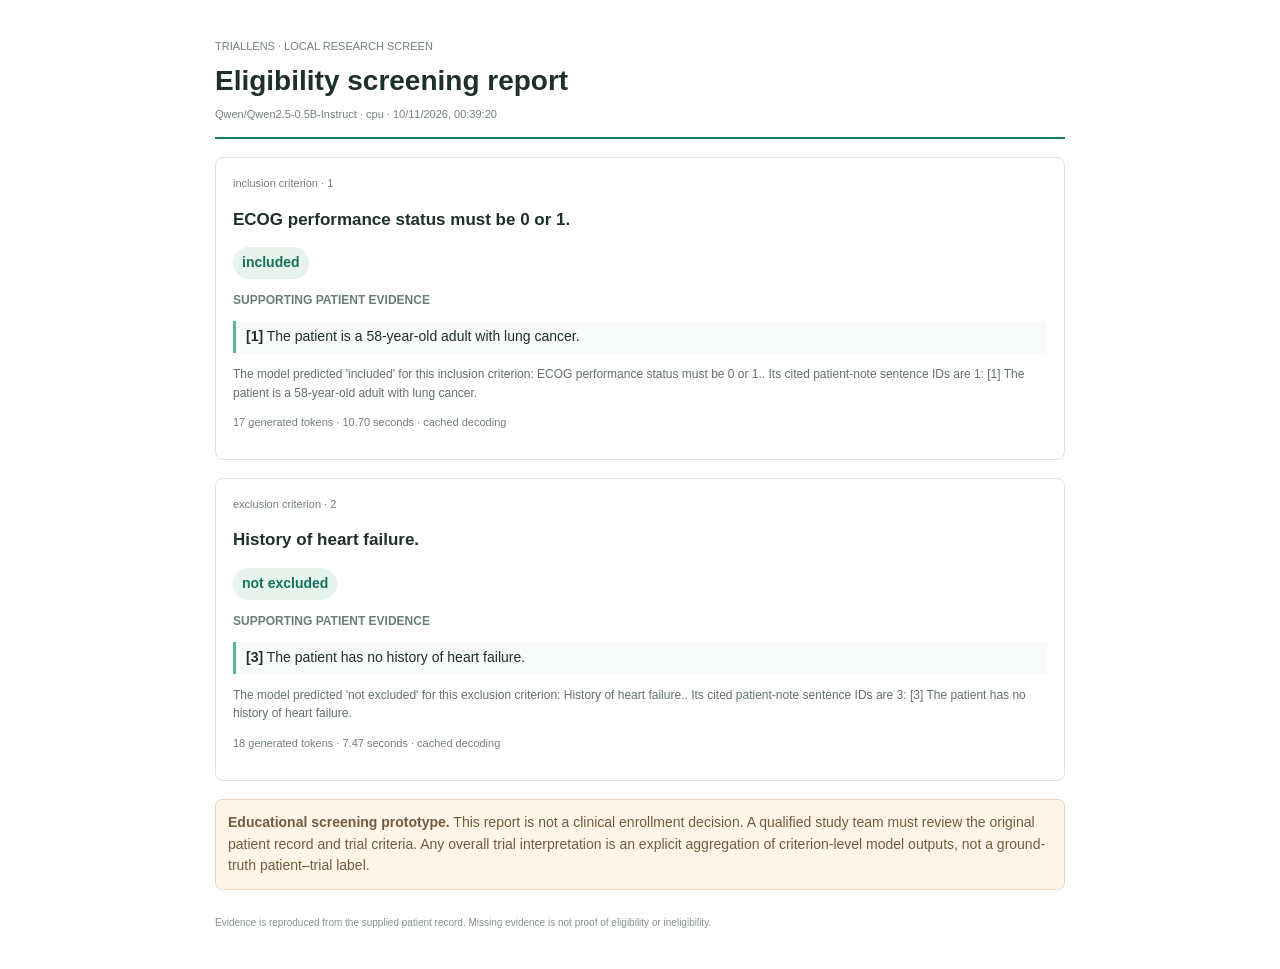
<file: results/task6_demo_report.html>
<!doctype html><html><head><meta charset="utf-8"><title>Eligibility screening report</title><style>body{font:14px Arial,sans-serif;max-width:850px;margin:38px auto;color:#1d302c;line-height:1.55}header{border-bottom:2px solid #188267;padding-bottom:14px}h1{margin:4px 0}h2{font-size:17px}h3{font-size:12px;text-transform:uppercase;color:#668078}section{border:1px solid #dce5df;border-radius:8px;padding:17px;margin:18px 0;break-inside:avoid}.type,.meta{font-size:11px;color:#74817b}.label{display:inline-block;background:#e7f4ed;color:#14725d;padding:5px 9px;border-radius:20px}.explanation{font-size:12px;color:#63716b}blockquote{margin:7px 0;border-left:3px solid #58b891;padding:5px 10px;background:#f8fbf9}.notice{margin-top:18px;padding:12px;background:#fff6e9;color:#725b40;border:1px solid #e9d7bc;border-radius:7px}.warning{color:#9a6c27}footer{color:#87938e;font-size:10px;margin-top:25px}</style></head><body><header><div class="type">TRIALLENS · LOCAL RESEARCH SCREEN</div><h1>Eligibility screening report</h1><div class="meta">Qwen/Qwen2.5-0.5B-Instruct · cpu · 10/11/2026, 00:39:20</div></header><section><div class="type">inclusion criterion · 1</div><h2>ECOG performance status must be 0 or 1.</h2><strong class="label">included</strong><h3>Supporting patient evidence</h3><blockquote><b>[1]</b> The patient is a 58-year-old adult with lung cancer.</blockquote><p class="explanation">The model predicted &#39;included&#39; for this inclusion criterion: ECOG performance status must be 0 or 1.. Its cited patient-note sentence IDs are 1: [1] The patient is a 58-year-old adult with lung cancer.</p><p class="meta">17 generated tokens · 10.70 seconds · cached decoding</p></section><section><div class="type">exclusion criterion · 2</div><h2>History of heart failure.</h2><strong class="label">not excluded</strong><h3>Supporting patient evidence</h3><blockquote><b>[3]</b> The patient has no history of heart failure.</blockquote><p class="explanation">The model predicted &#39;not excluded&#39; for this exclusion criterion: History of heart failure.. Its cited patient-note sentence IDs are 3: [3] The patient has no history of heart failure.</p><p class="meta">18 generated tokens · 7.47 seconds · cached decoding</p></section><div class="notice"><b>Educational screening prototype.</b> This report is not a clinical enrollment decision. A qualified study team must review the original patient record and trial criteria. Any overall trial interpretation is an explicit aggregation of criterion-level model outputs, not a ground-truth patient–trial label.</div><footer>Evidence is reproduced from the supplied patient record. Missing evidence is not proof of eligibility or ineligibility.</footer></body></html>
</file>
